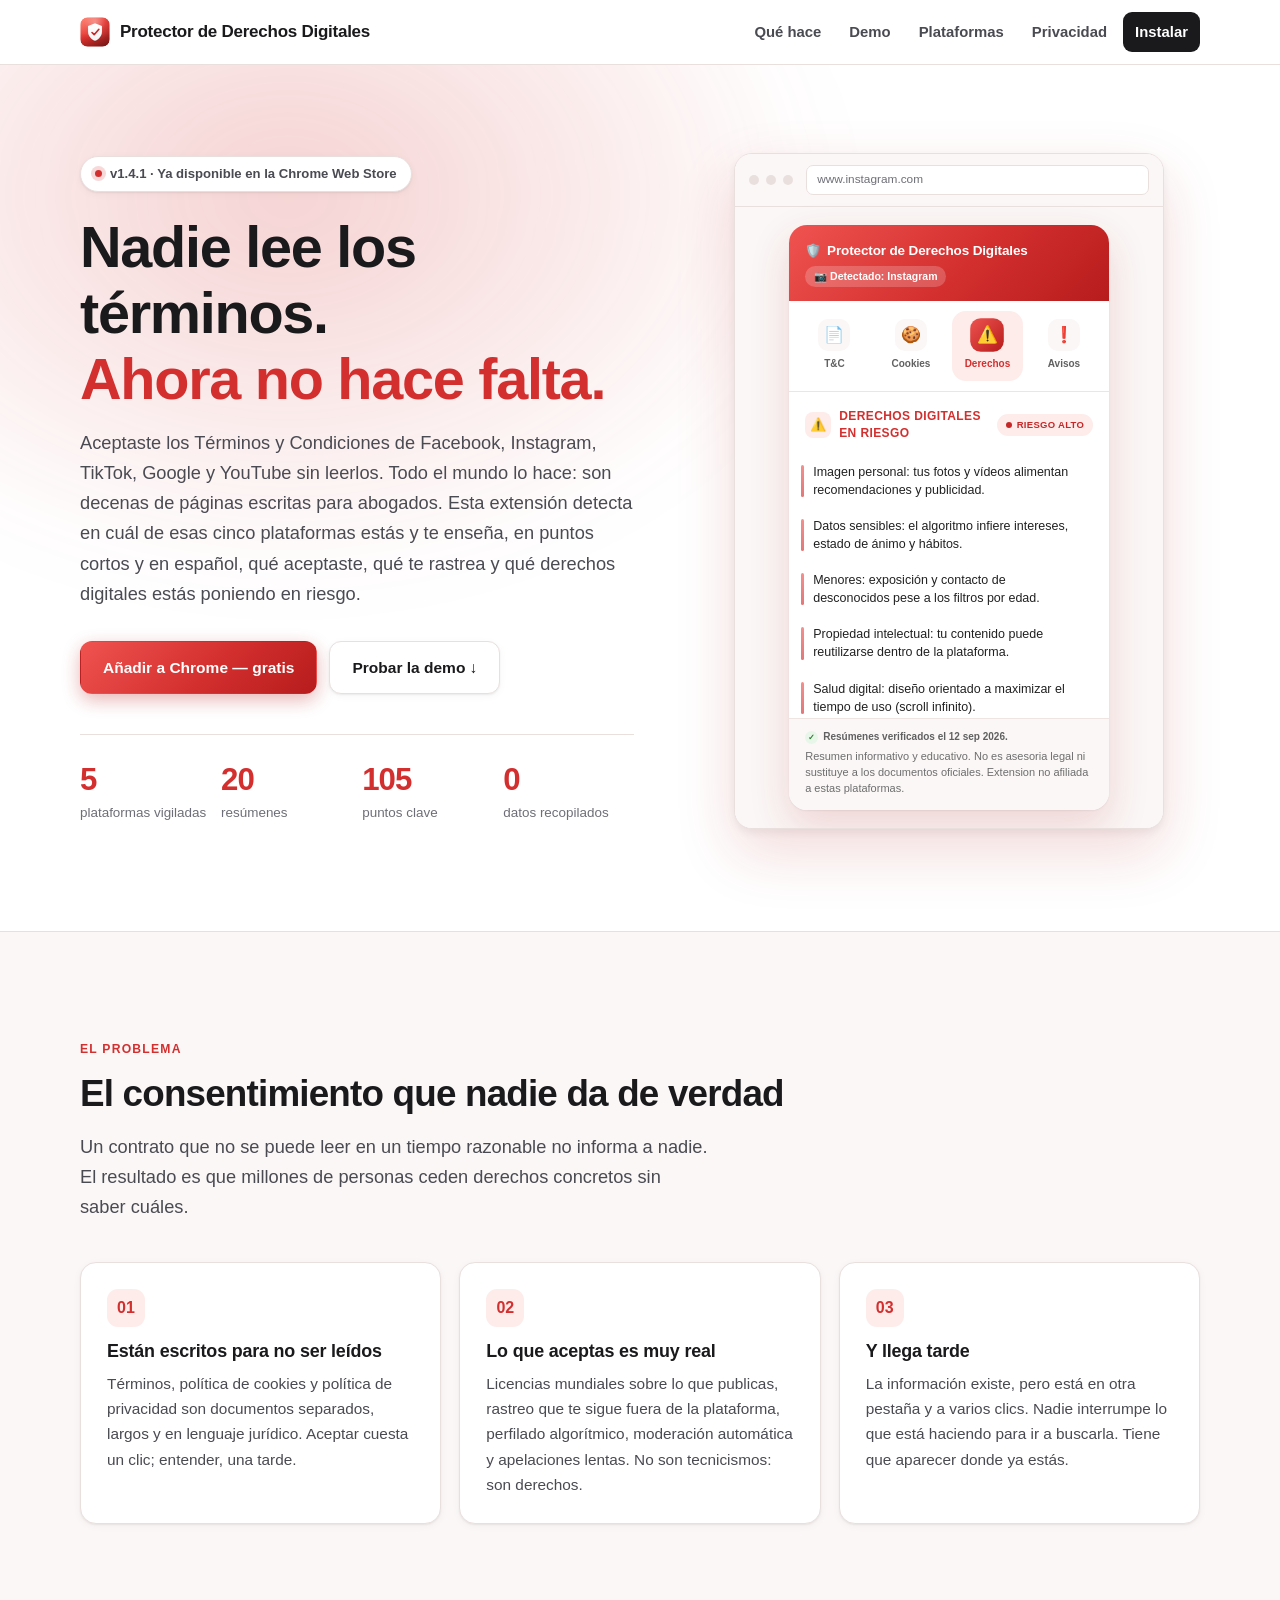
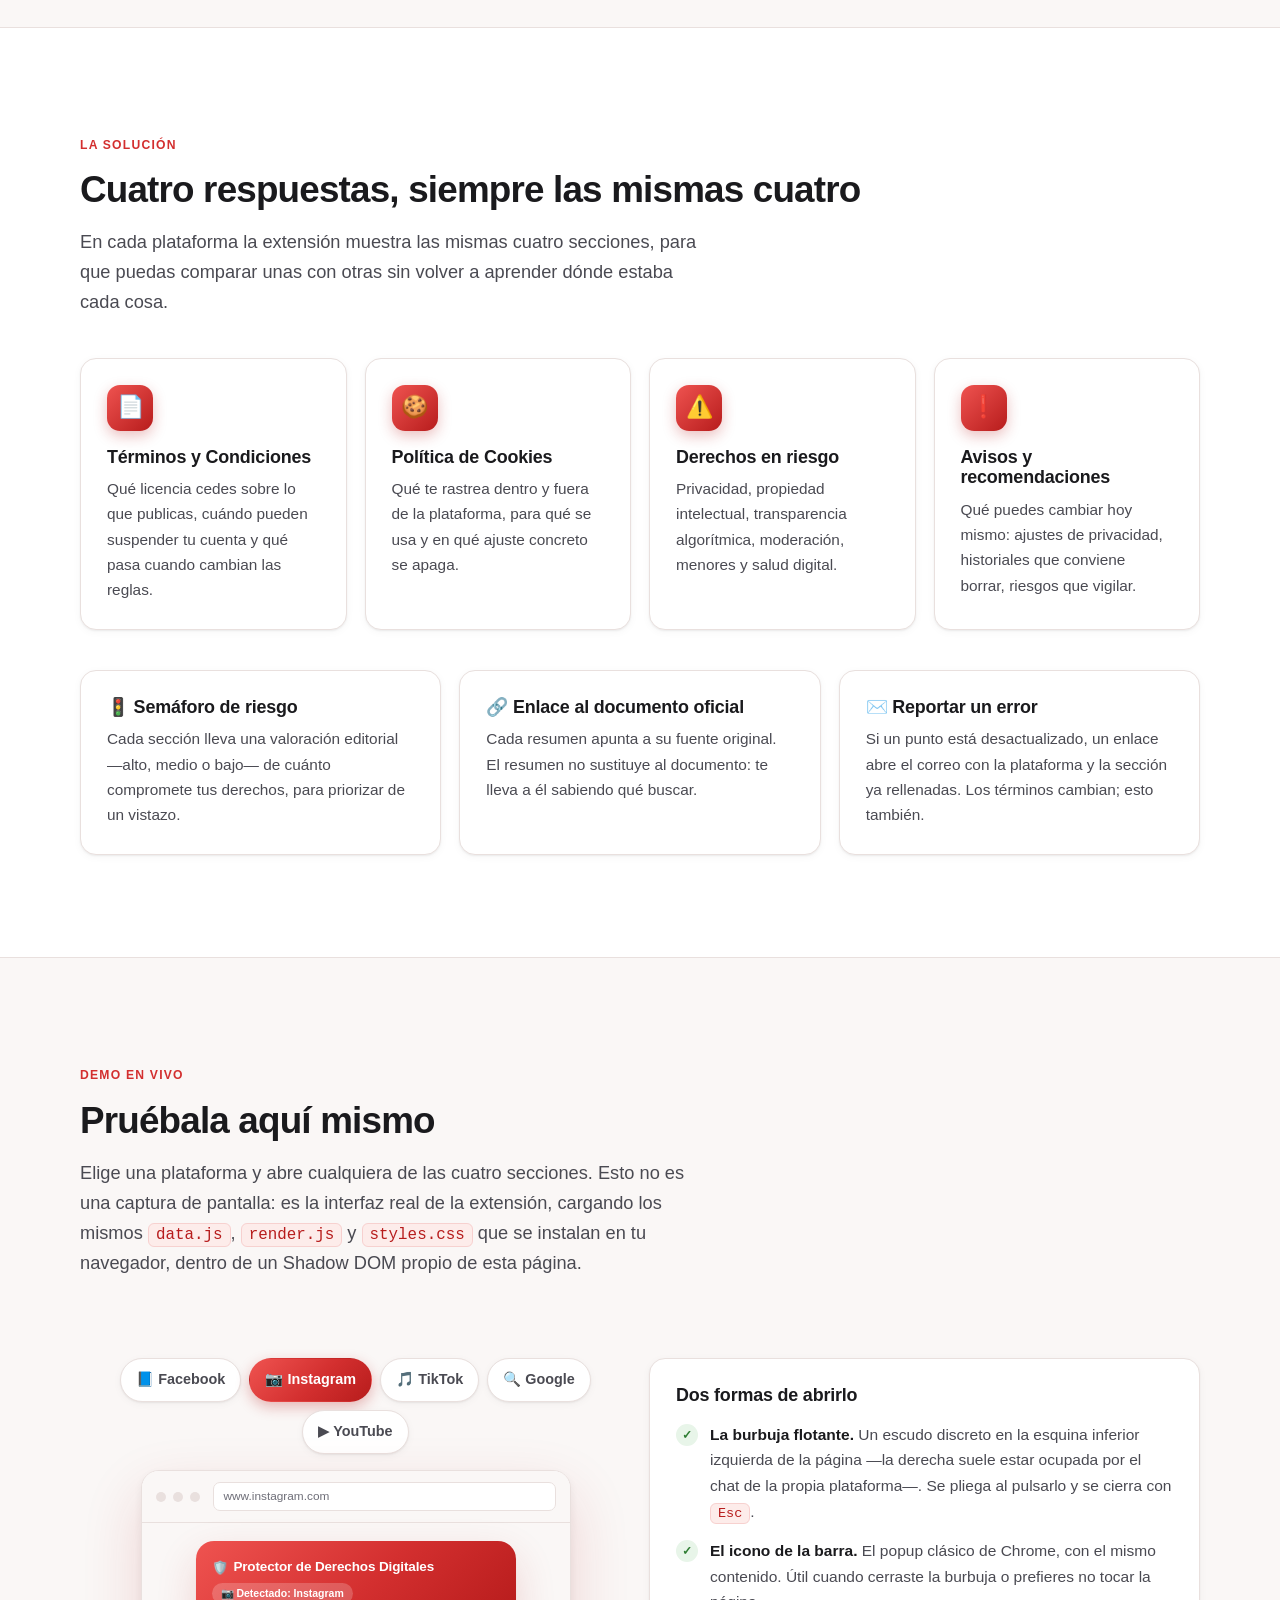
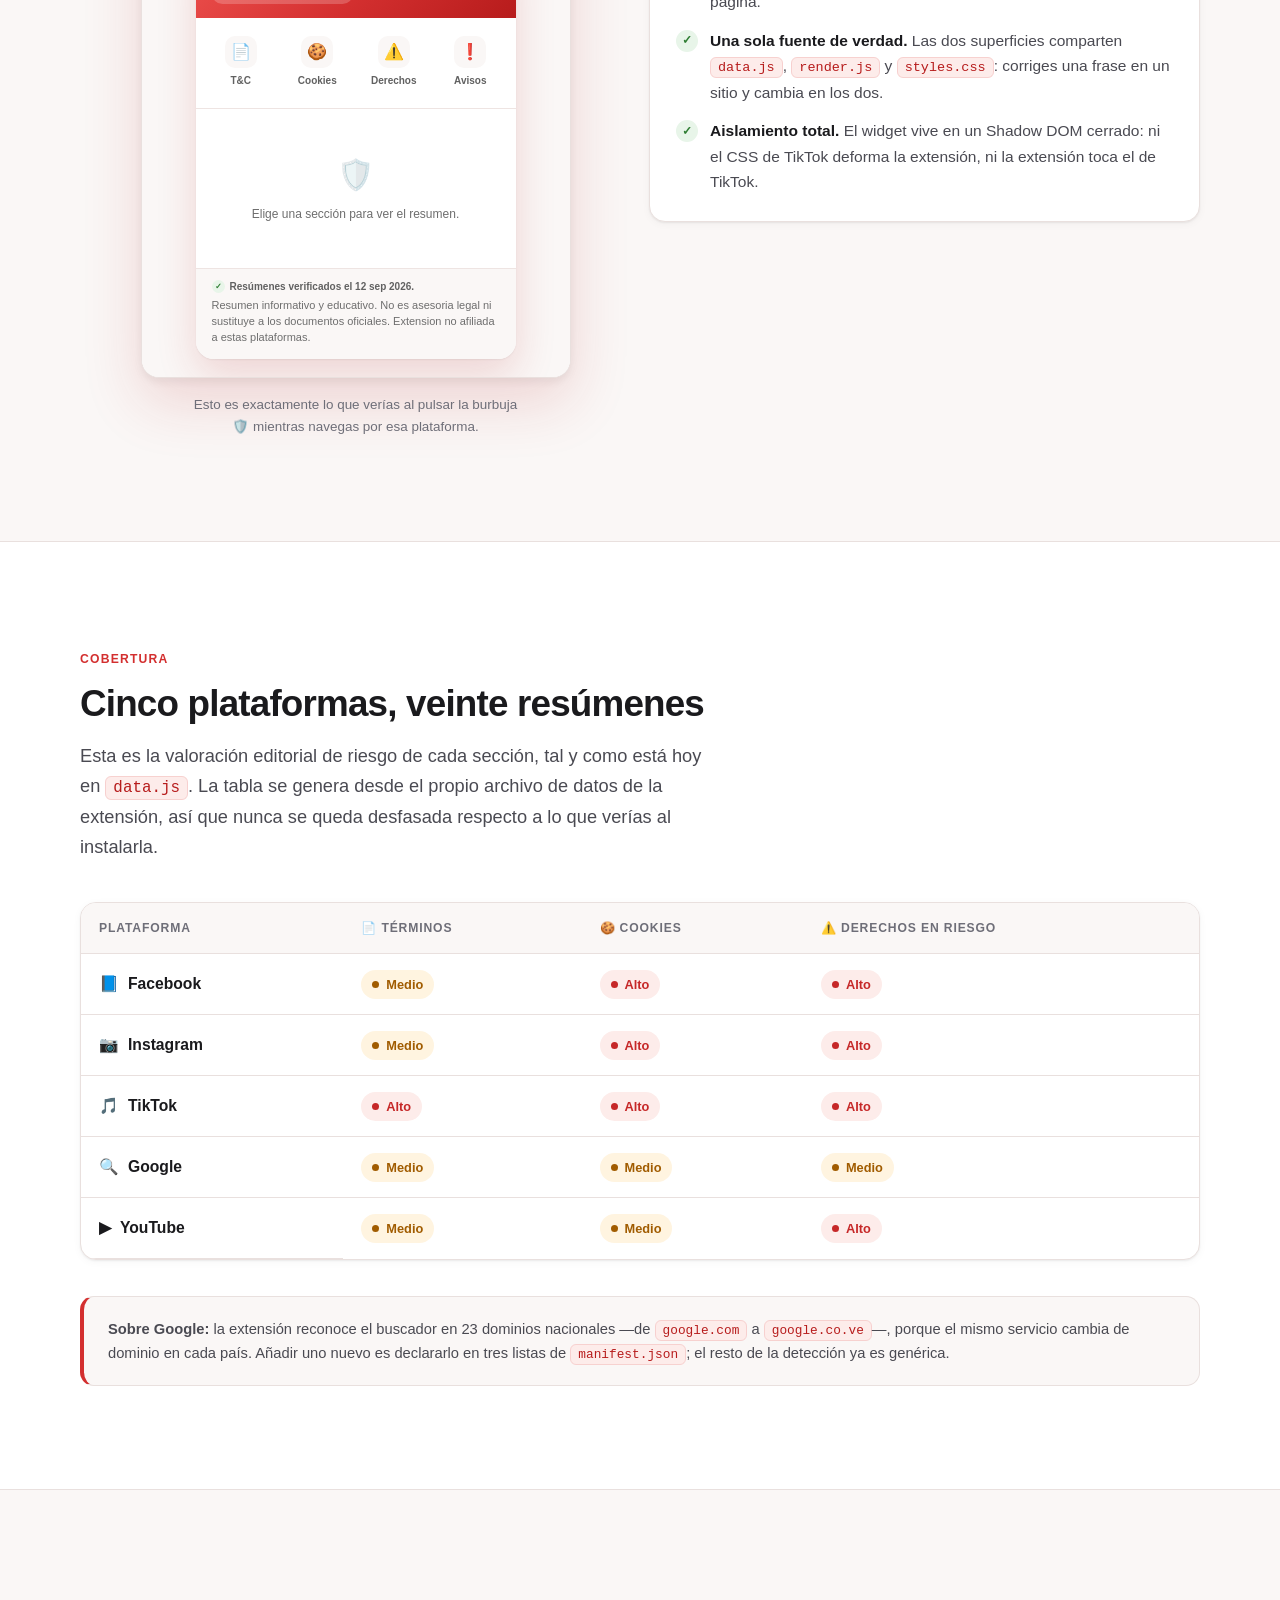
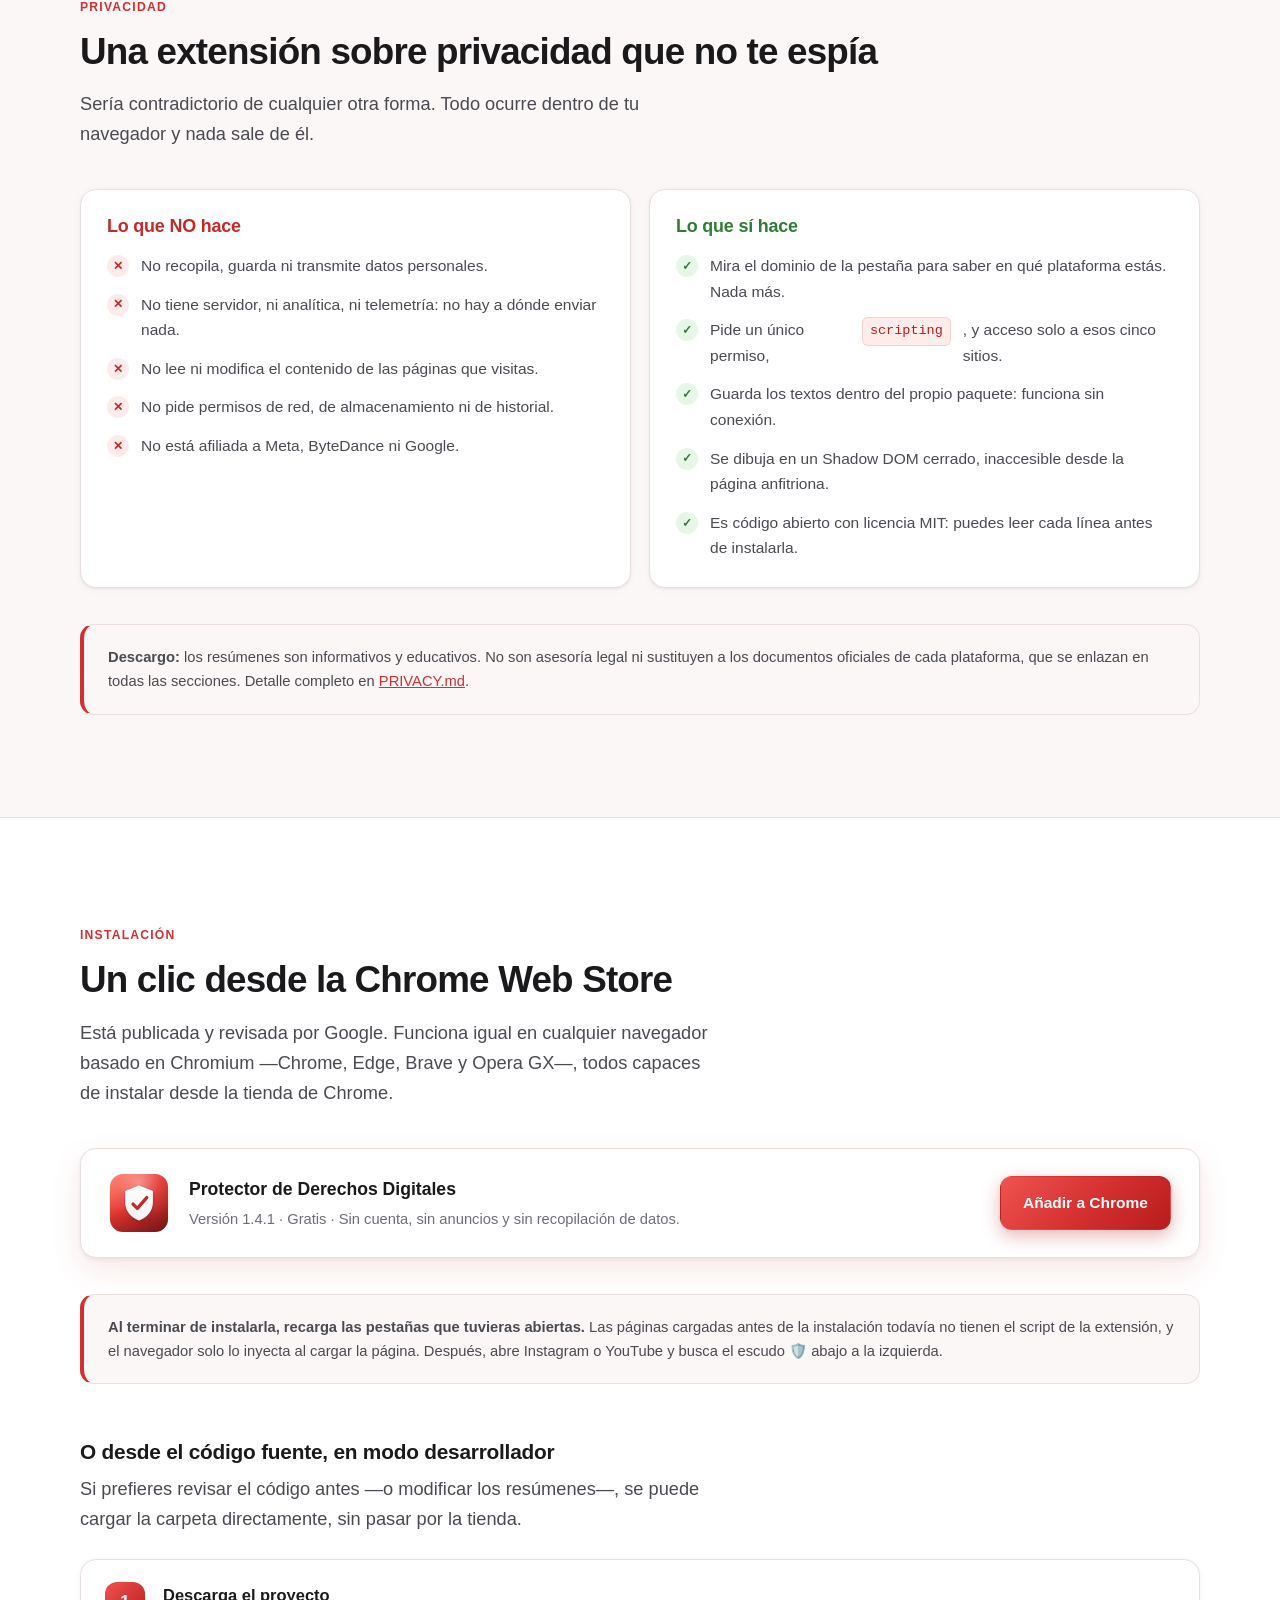
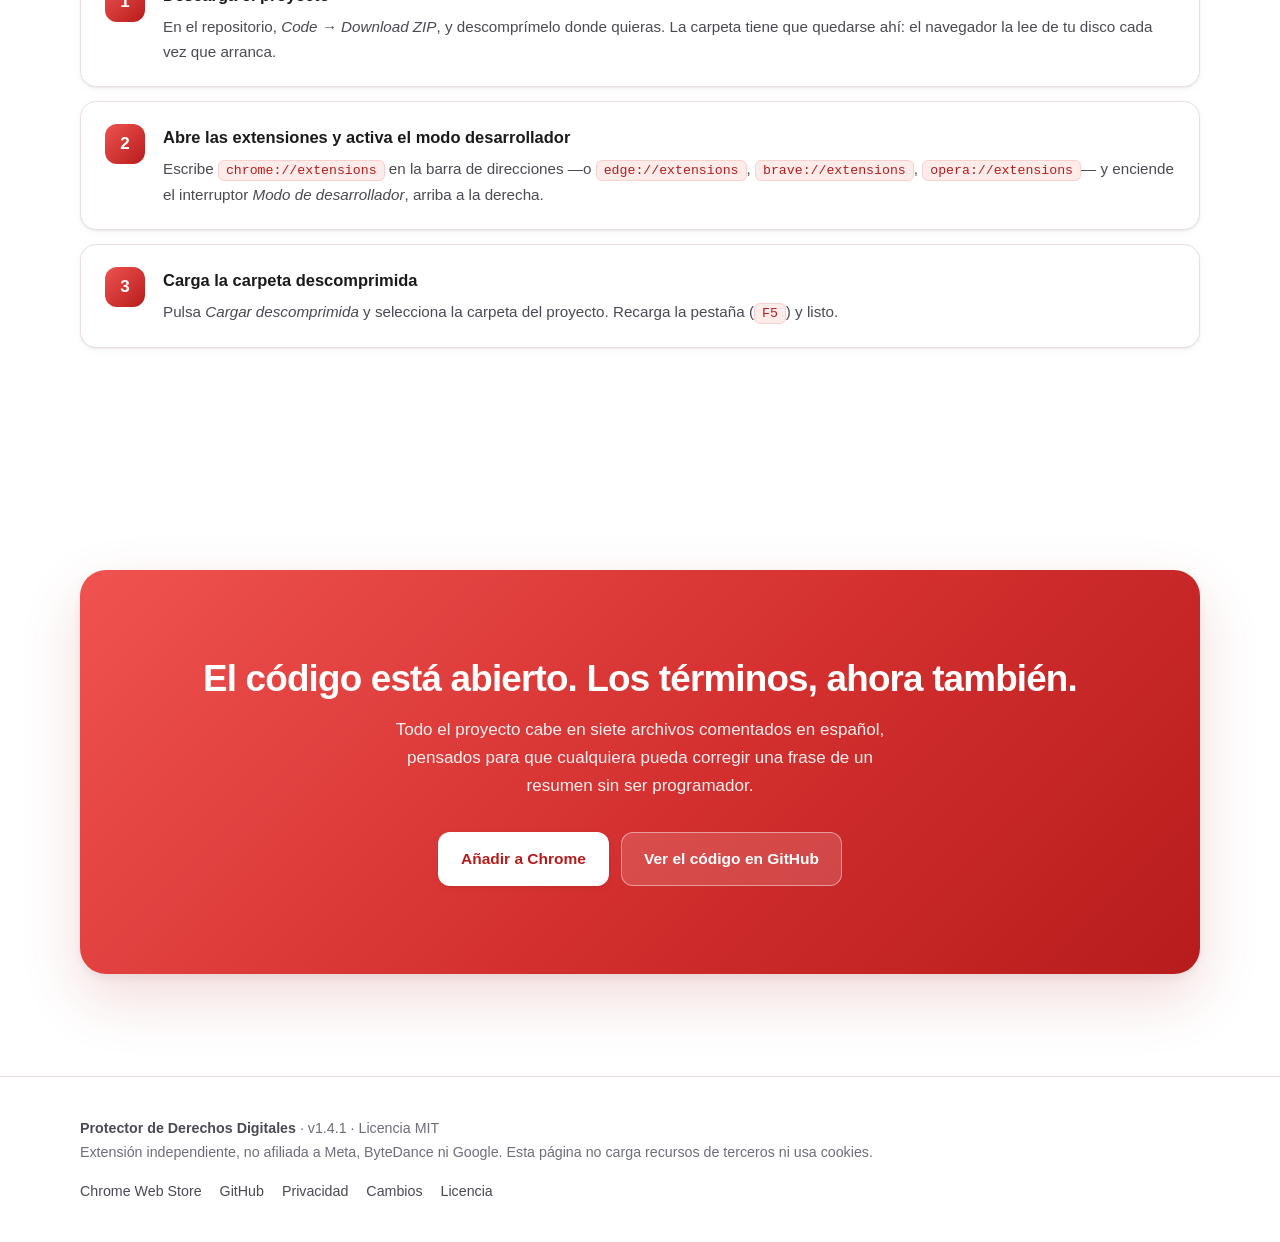
<file: index.html>
<!DOCTYPE html>
<!--
  ============================================================================
  PROTECTOR DE DERECHOS DIGITALES · index.html
  ----------------------------------------------------------------------------
  Página de presentación del proyecto, publicada con GitHub Pages desde la
  raíz del repositorio. Vive aquí arriba, y no en una carpeta /docs, por una
  razón concreta: así puede cargar los archivos REALES de la extensión
  (data.js, render.js, styles.css) y montar una demo que no es una captura
  de pantalla, sino la misma interfaz que se instala en el navegador.

  La demo repite la técnica de content.js: un Shadow DOM propio con
  styles.css dentro, para que los estilos de la extensión y los de esta
  página no se pisen. Los números y la matriz de riesgo se calculan al vuelo
  desde window.PDD_DATA, así que no hay que actualizarlos a mano cuando
  cambie el contenido de los resúmenes.

  No carga NADA de terceros: ni fuentes, ni analítica, ni CDNs. Una página
  sobre privacidad que te rastreara sería una broma de mal gusto.
  ============================================================================
-->
<html lang="es">
<head>
<meta charset="UTF-8">
<meta name="viewport" content="width=device-width, initial-scale=1">
<title>Protector de Derechos Digitales — la letra pequeña, en 30 segundos</title>
<meta name="description" content="Extensión de Chrome que detecta en qué plataforma estás y resume en puntos cortos sus términos, sus cookies y los derechos digitales que pones en riesgo. Facebook, Instagram, TikTok, Google y YouTube.">
<meta name="color-scheme" content="light dark">
<link rel="icon" href="logo/logo.svg" type="image/svg+xml">

<meta property="og:type" content="website">
<meta property="og:title" content="Protector de Derechos Digitales">
<meta property="og:description" content="La letra pequeña de Facebook, Instagram, TikTok, Google y YouTube, resumida en puntos cortos mientras navegas.">
<meta property="og:image" content="logo/logo-512.png">

<style>
/* ==========================================================================
   0. TOKENS — mismos rojos de marca que styles.css, más una escala neutra
      propia de esta página (la extensión vive en 360 px; esto, en 1200).
   ========================================================================== */
:root {
  --rojo-claro: #ef5350;
  --rojo: #d32f2f;
  --rojo-oscuro: #b71c1c;
  --rojo-suave: #fdecea;

  --fondo: #ffffff;
  --fondo-alt: #faf7f6;
  --fondo-card: #ffffff;
  --texto: #1a1a1d;
  --texto-medio: #4a4a52;
  --texto-suave: #6e6e78;
  --borde: #e9e0de;
  --sombra-sm: 0 1px 2px rgba(24, 12, 12, .06), 0 2px 8px rgba(24, 12, 12, .04);
  --sombra-md: 0 2px 4px rgba(24, 12, 12, .06), 0 12px 32px rgba(183, 28, 28, .10);
  --sombra-lg: 0 4px 8px rgba(24, 12, 12, .06), 0 24px 60px rgba(183, 28, 28, .16);

  --alto-bg: #fdecea;  --alto-fg: #c62828;
  --medio-bg: #fff4e0; --medio-fg: #a15c00;
  --bajo-bg: #e8f5e9;  --bajo-fg: #2e7d32;

  --radio: 16px;
  --ancho: 1120px;
}

@media (prefers-color-scheme: dark) {
  :root {
    --rojo-claro: #ff8a75;
    --rojo: #ff6f61;
    --rojo-oscuro: #ff5c4d;
    --rojo-suave: #3a2422;

    --fondo: #16181b;
    --fondo-alt: #1c1f23;
    --fondo-card: #1e2226;
    --texto: #edeef0;
    --texto-medio: #c3c8ce;
    --texto-suave: #9aa0a6;
    --borde: #2e3338;
    --sombra-sm: 0 1px 2px rgba(0, 0, 0, .4);
    --sombra-md: 0 2px 4px rgba(0, 0, 0, .4), 0 12px 32px rgba(0, 0, 0, .45);
    --sombra-lg: 0 4px 8px rgba(0, 0, 0, .4), 0 24px 60px rgba(0, 0, 0, .55);

    --alto-bg: #3a201f;  --alto-fg: #ff8a80;
    --medio-bg: #3a2f16; --medio-fg: #ffca80;
    --bajo-bg: #1f3d24;  --bajo-fg: #81c995;
  }
}

/* ==========================================================================
   1. BASE
   ========================================================================== */
*, *::before, *::after { box-sizing: border-box; }

html { scroll-behavior: smooth; scroll-padding-top: 80px; }
@media (prefers-reduced-motion: reduce) { html { scroll-behavior: auto; } }

body {
  margin: 0;
  background: var(--fondo);
  color: var(--texto);
  font-family: -apple-system, BlinkMacSystemFont, "Segoe UI", Roboto, Helvetica, Arial, sans-serif;
  font-size: 17px;
  line-height: 1.65;
  -webkit-font-smoothing: antialiased;
}

h1, h2, h3 { line-height: 1.15; letter-spacing: -0.022em; margin: 0; }
h1 { font-size: clamp(2.1rem, 5.2vw, 3.6rem); font-weight: 800; }
h2 { font-size: clamp(1.6rem, 3.4vw, 2.3rem); font-weight: 750; }
h3 { font-size: 1.12rem; font-weight: 700; letter-spacing: -0.01em; }
p  { margin: 0; }
a  { color: var(--rojo); }

.envoltura { width: min(100% - 40px, var(--ancho)); margin-inline: auto; }

section { padding: clamp(56px, 8vw, 104px) 0; }
.franja { background: var(--fondo-alt); border-block: 1px solid var(--borde); }

.rotulo {
  display: inline-block;
  font-size: .76rem;
  font-weight: 700;
  letter-spacing: .1em;
  text-transform: uppercase;
  color: var(--rojo);
  margin-bottom: 14px;
}

.entradilla {
  color: var(--texto-medio);
  font-size: clamp(1rem, 1.6vw, 1.14rem);
  max-width: 62ch;
  margin-top: 16px;
}

/* ==========================================================================
   2. BARRA SUPERIOR
   ========================================================================== */
.barra {
  position: sticky;
  top: 0;
  z-index: 50;
  background: color-mix(in srgb, var(--fondo) 86%, transparent);
  backdrop-filter: saturate(180%) blur(14px);
  border-bottom: 1px solid var(--borde);
}
.barra-interior {
  display: flex;
  align-items: center;
  gap: 14px;
  height: 64px;
}
.marca { display: flex; align-items: center; gap: 10px; text-decoration: none; color: inherit; font-weight: 700; letter-spacing: -.015em; }
.marca img { width: 30px; height: 30px; border-radius: 8px; }
.marca span { white-space: nowrap; }
.barra nav { margin-left: auto; display: flex; align-items: center; gap: 4px; }
.barra nav a {
  padding: 8px 12px;
  border-radius: 9px;
  text-decoration: none;
  color: var(--texto-medio);
  font-size: .93rem;
  font-weight: 550;
}
.barra nav a:hover { background: var(--rojo-suave); color: var(--rojo); }
.barra nav a.destacado {
  background: var(--texto);
  color: var(--fondo);
}
.barra nav a.destacado:hover { opacity: .85; background: var(--texto); color: var(--fondo); }
@media (max-width: 860px) { .barra nav a.oculta-movil { display: none; } .marca span { display: none; } }

/* ==========================================================================
   3. PORTADA
   ========================================================================== */
.portada {
  position: relative;
  overflow: hidden;
  padding-top: clamp(48px, 7vw, 88px);
}
/* Halo de marca detrás del titular, sin imágenes */
.portada::before {
  content: "";
  position: absolute;
  inset: -30% 35% 40% -20%;
  background: radial-gradient(closest-side, color-mix(in srgb, var(--rojo) 22%, transparent), transparent);
  filter: blur(40px);
  pointer-events: none;
}
.portada-rejilla {
  position: relative;
  display: grid;
  grid-template-columns: minmax(0, 1.05fr) minmax(0, .95fr);
  gap: clamp(32px, 5vw, 72px);
  align-items: center;
}
@media (max-width: 980px) { .portada-rejilla { grid-template-columns: minmax(0, 1fr); } }

.insignia {
  display: inline-flex;
  align-items: center;
  gap: 8px;
  padding: 6px 14px;
  border-radius: 999px;
  border: 1px solid var(--borde);
  background: var(--fondo-card);
  box-shadow: var(--sombra-sm);
  font-size: .82rem;
  font-weight: 600;
  color: var(--texto-medio);
}
.punto-vivo {
  width: 7px; height: 7px; border-radius: 50%;
  background: var(--rojo);
  box-shadow: 0 0 0 4px color-mix(in srgb, var(--rojo) 18%, transparent);
}

.portada h1 { margin-top: 22px; }
.portada h1 em { font-style: normal; color: var(--rojo); }

.acciones { display: flex; flex-wrap: wrap; gap: 12px; margin-top: 32px; }
.boton {
  display: inline-flex;
  align-items: center;
  gap: 8px;
  padding: 13px 22px;
  border-radius: 12px;
  text-decoration: none;
  font-weight: 650;
  font-size: .97rem;
  border: 1px solid transparent;
  transition: transform .15s ease, box-shadow .15s ease;
}
.boton:hover { transform: translateY(-1px); }
.boton-primario {
  background: linear-gradient(135deg, var(--rojo-claro), var(--rojo) 55%, var(--rojo-oscuro));
  color: #fff;
  box-shadow: 0 6px 18px rgba(183, 28, 28, .32);
}
.boton-secundario {
  background: var(--fondo-card);
  color: var(--texto);
  border-color: var(--borde);
  box-shadow: var(--sombra-sm);
}

/* Cifras de la portada */
.cifras {
  display: grid;
  grid-template-columns: repeat(4, minmax(0, 1fr));
  gap: 10px;
  margin-top: 40px;
  padding-top: 28px;
  border-top: 1px solid var(--borde);
}
@media (max-width: 560px) { .cifras { grid-template-columns: repeat(2, 1fr); gap: 20px 10px; } }
.cifra b {
  display: block;
  font-size: clamp(1.5rem, 3vw, 1.95rem);
  font-weight: 800;
  letter-spacing: -.03em;
  color: var(--rojo);
  line-height: 1.1;
}
.cifra span { font-size: .84rem; color: var(--texto-suave); }

/* ==========================================================================
   4. DEMO — el marco de navegador que envuelve la interfaz real
   ========================================================================== */
.escenario { display: flex; flex-direction: column; align-items: center; gap: 16px; }

.ventana {
  width: 100%;
  max-width: 430px;
  border-radius: 18px;
  border: 1px solid var(--borde);
  background: var(--fondo-card);
  box-shadow: var(--sombra-lg);
  overflow: hidden;
}
.ventana-barra {
  display: flex;
  align-items: center;
  gap: 7px;
  padding: 11px 14px;
  border-bottom: 1px solid var(--borde);
  background: var(--fondo-alt);
}
.semaforo { width: 10px; height: 10px; border-radius: 50%; background: var(--borde); }
.ventana-url {
  margin-left: 6px;
  flex: 1;
  min-width: 0;
  padding: 4px 10px;
  border-radius: 7px;
  background: var(--fondo);
  border: 1px solid var(--borde);
  font-size: .74rem;
  color: var(--texto-suave);
  white-space: nowrap;
  overflow: hidden;
  text-overflow: ellipsis;
}
.ventana-cuerpo { padding: 18px; display: flex; justify-content: center; background: var(--fondo-alt); }
@media (max-width: 420px) { .ventana-cuerpo { padding: 10px; } }

/* El host del Shadow DOM de la demo.
   styles.css declara ":host { position: fixed; left: 18px; bottom: 18px }"
   porque ahí dentro ese host es el widget flotante de la página real. Aquí
   no queremos que se despegue a la esquina de la pantalla, y las reglas del
   documento exterior ganan a las reglas :host del shadow tree, así que basta
   con volver a fijar el posicionamiento desde fuera. */
#portada-host, #demo-host {
  position: static;
  inset: auto;
  z-index: auto;
  display: block;
  width: 100%;
  max-width: 320px;   /* el ancho real del panel del widget */
}
.demo-cargando { padding: 40px 10px; text-align: center; color: var(--texto-suave); font-size: .9rem; }

/* Selector de plataforma de la demo */
.selector { display: flex; flex-wrap: wrap; justify-content: center; gap: 8px; }
.selector button {
  display: inline-flex;
  align-items: center;
  gap: 7px;
  padding: 9px 15px;
  border-radius: 999px;
  border: 1px solid var(--borde);
  background: var(--fondo-card);
  color: var(--texto-medio);
  font: inherit;
  font-size: .9rem;
  font-weight: 600;
  cursor: pointer;
  box-shadow: var(--sombra-sm);
  transition: transform .15s ease;
}
.selector button:hover { transform: translateY(-1px); color: var(--texto); }
.selector button[aria-pressed="true"] {
  background: linear-gradient(135deg, var(--rojo-claro), var(--rojo) 55%, var(--rojo-oscuro));
  border-color: transparent;
  color: #fff;
  box-shadow: 0 5px 14px rgba(183, 28, 28, .3);
}
.pie-demo { font-size: .84rem; color: var(--texto-suave); text-align: center; max-width: 46ch; }

/* ==========================================================================
   5. TARJETAS
   ========================================================================== */
.rejilla { display: grid; gap: 18px; margin-top: 40px; }
.rejilla-3 { grid-template-columns: repeat(auto-fit, minmax(270px, 1fr)); }
.rejilla-4 { grid-template-columns: repeat(auto-fit, minmax(235px, 1fr)); }
.rejilla-2 { grid-template-columns: repeat(auto-fit, minmax(320px, 1fr)); }

.tarjeta {
  padding: 26px;
  border-radius: var(--radio);
  border: 1px solid var(--borde);
  background: var(--fondo-card);
  box-shadow: var(--sombra-sm);
}
.tarjeta p { color: var(--texto-medio); font-size: .96rem; margin-top: 9px; }
.emblema {
  display: grid;
  place-items: center;
  width: 46px;
  height: 46px;
  border-radius: 13px;
  margin-bottom: 16px;
  font-size: 22px;
  background: linear-gradient(135deg, var(--rojo-claro), var(--rojo-oscuro));
  box-shadow: 0 5px 14px rgba(183, 28, 28, .28);
}
.numero {
  display: grid;
  place-items: center;
  width: 38px;
  height: 38px;
  border-radius: 11px;
  margin-bottom: 14px;
  font-weight: 800;
  font-size: 1rem;
  color: var(--rojo);
  background: var(--rojo-suave);
}

/* Lista de comprobación (privacidad) */
.chequeo { list-style: none; margin: 0; padding: 0; display: grid; gap: 13px; }
.chequeo li { display: flex; gap: 12px; align-items: flex-start; color: var(--texto-medio); font-size: .97rem; }
.chequeo li::before {
  content: "✓";
  flex: none;
  display: grid;
  place-items: center;
  width: 22px; height: 22px;
  margin-top: 2px;
  border-radius: 50%;
  background: var(--bajo-bg);
  color: var(--bajo-fg);
  font-size: .78rem;
  font-weight: 800;
}
.chequeo.cruces li::before { content: "✕"; background: var(--alto-bg); color: var(--alto-fg); }
.chequeo li b { color: var(--texto); font-weight: 650; }

/* ==========================================================================
   6. MATRIZ DE RIESGO
   ========================================================================== */
.tabla-marco {
  margin-top: 40px;
  border: 1px solid var(--borde);
  border-radius: var(--radio);
  background: var(--fondo-card);
  box-shadow: var(--sombra-sm);
  overflow-x: auto;
}
table { width: 100%; border-collapse: collapse; min-width: 560px; }
th, td { padding: 15px 18px; text-align: left; border-bottom: 1px solid var(--borde); }
tbody tr:last-child td { border-bottom: 0; }
thead th {
  font-size: .76rem;
  text-transform: uppercase;
  letter-spacing: .07em;
  color: var(--texto-suave);
  font-weight: 700;
  background: var(--fondo-alt);
}
tbody th { font-weight: 650; font-size: .98rem; white-space: nowrap; }
tbody th .emoji { margin-right: 9px; }
tbody tr:hover td, tbody tr:hover th { background: color-mix(in srgb, var(--rojo) 4%, transparent); }

.pastilla {
  display: inline-flex;
  align-items: center;
  gap: 7px;
  padding: 4px 11px;
  border-radius: 999px;
  font-size: .8rem;
  font-weight: 650;
}
.pastilla::before { content: ""; width: 7px; height: 7px; border-radius: 50%; background: currentColor; }
.pastilla.alto  { background: var(--alto-bg);  color: var(--alto-fg); }
.pastilla.medio { background: var(--medio-bg); color: var(--medio-fg); }
.pastilla.bajo  { background: var(--bajo-bg);  color: var(--bajo-fg); }

/* ==========================================================================
   7. INSTALACIÓN
   ========================================================================== */
.pasos { counter-reset: paso; display: grid; gap: 14px; margin-top: 40px; list-style: none; padding: 0; }
.pasos li {
  counter-increment: paso;
  display: grid;
  grid-template-columns: 40px 1fr;
  gap: 18px;
  align-items: start;
  padding: 22px 24px;
  border-radius: var(--radio);
  border: 1px solid var(--borde);
  background: var(--fondo-card);
  box-shadow: var(--sombra-sm);
}
.pasos li::before {
  content: counter(paso);
  display: grid;
  place-items: center;
  width: 40px; height: 40px;
  border-radius: 12px;
  background: linear-gradient(135deg, var(--rojo-claro), var(--rojo-oscuro));
  color: #fff;
  font-weight: 800;
}
.pasos strong { display: block; font-size: 1.03rem; }
.pasos p { color: var(--texto-medio); font-size: .95rem; margin-top: 5px; }
code {
  font-family: ui-monospace, SFMono-Regular, "SF Mono", Menlo, Consolas, monospace;
  font-size: .87em;
  padding: 2px 7px;
  border-radius: 6px;
  background: var(--rojo-suave);
  color: var(--rojo-oscuro);
  border: 1px solid color-mix(in srgb, var(--rojo) 14%, transparent);
}
@media (prefers-color-scheme: dark) { code { color: var(--rojo-claro); } }

/* Ficha de la Chrome Web Store */
.tienda {
  display: flex;
  flex-wrap: wrap;
  align-items: center;
  gap: 20px;
  margin-top: 40px;
  padding: 24px 28px;
  border-radius: var(--radio);
  border: 1px solid var(--borde);
  background: var(--fondo-card);
  box-shadow: var(--sombra-md);
}
.tienda-icono img { width: 60px; height: 60px; border-radius: 15px; display: block; }
.tienda-txt { flex: 1 1 260px; min-width: 0; }
.tienda-txt strong { font-size: 1.1rem; }
.tienda-txt p { color: var(--texto-suave); font-size: .92rem; margin-top: 3px; }

/* ==========================================================================
   8. CIERRE Y PIE
   ========================================================================== */
.cierre {
  text-align: center;
  padding: clamp(52px, 7vw, 88px) clamp(24px, 5vw, 64px);
  border-radius: 26px;
  background: linear-gradient(135deg, var(--rojo-claro), var(--rojo) 55%, var(--rojo-oscuro));
  color: #fff;
  box-shadow: var(--sombra-lg);
}
.cierre h2 { color: #fff; }
.cierre p { color: rgba(255, 255, 255, .92); margin: 16px auto 0; max-width: 56ch; }
.cierre .acciones { justify-content: center; }
.cierre .boton-secundario { background: #fff; color: var(--rojo-oscuro); border-color: transparent; }
.cierre .boton-fantasma { background: rgba(255, 255, 255, .14); color: #fff; border-color: rgba(255, 255, 255, .45); }

.aviso {
  margin-top: 36px;
  padding: 20px 24px;
  border-radius: 14px;
  border: 1px solid var(--borde);
  border-left: 4px solid var(--rojo);
  background: var(--fondo-alt);
  color: var(--texto-medio);
  font-size: .92rem;
}

footer { border-top: 1px solid var(--borde); padding: 40px 0; color: var(--texto-suave); font-size: .89rem; }
.pie-rejilla { display: flex; flex-wrap: wrap; gap: 16px 28px; align-items: center; justify-content: space-between; }
footer a { color: var(--texto-medio); text-decoration: none; }
footer a:hover { color: var(--rojo); text-decoration: underline; }
.pie-enlaces { display: flex; flex-wrap: wrap; gap: 18px; }
</style>
</head>

<body>

<!-- ======================== BARRA SUPERIOR ======================== -->
<header class="barra">
  <div class="envoltura barra-interior">
    <a class="marca" href="#">
      <img src="logo/logo.svg" alt="">
      <span>Protector de Derechos Digitales</span>
    </a>
    <nav>
      <a class="oculta-movil" href="#que-hace">Qué hace</a>
      <a href="#demo">Demo</a>
      <a class="oculta-movil" href="#plataformas">Plataformas</a>
      <a class="oculta-movil" href="#privacidad">Privacidad</a>
      <a class="destacado" href="#instalar">Instalar</a>
    </nav>
  </div>
</header>

<!-- ============================ PORTADA ============================ -->
<section class="portada">
  <div class="envoltura portada-rejilla">

    <div>
      <span class="insignia"><i class="punto-vivo"></i> v1.4.1 · Ya disponible en la Chrome Web Store</span>
      <h1>Nadie lee los términos.<br><em>Ahora no hace falta.</em></h1>
      <p class="entradilla">
        Aceptaste los Términos y Condiciones de Facebook, Instagram, TikTok, Google y
        YouTube sin leerlos. Todo el mundo lo hace: son decenas de páginas escritas
        para abogados. Esta extensión detecta en cuál de esas cinco plataformas estás
        y te enseña, en puntos cortos y en español, qué aceptaste, qué te rastrea y
        qué derechos digitales estás poniendo en riesgo.
      </p>

      <div class="acciones">
        <a class="boton boton-primario" href="https://chromewebstore.google.com/detail/protector-de-derechos-dig/bginhjipdmnpcnknlemcebjlnnianhpe" rel="noopener">Añadir a Chrome — gratis</a>
        <a class="boton boton-secundario" href="#demo">Probar la demo ↓</a>
      </div>

      <div class="cifras">
        <div class="cifra"><b id="cifra-plataformas">5</b><span>plataformas vigiladas</span></div>
        <div class="cifra"><b id="cifra-resumenes">20</b><span>resúmenes</span></div>
        <div class="cifra"><b id="cifra-puntos">105</b><span>puntos clave</span></div>
        <div class="cifra"><b>0</b><span>datos recopilados</span></div>
      </div>
    </div>

    <!-- La interfaz real de la extensión, montada en su propio Shadow DOM -->
    <div class="escenario">
      <div class="ventana">
        <div class="ventana-barra">
          <i class="semaforo"></i><i class="semaforo"></i><i class="semaforo"></i>
          <div class="ventana-url">www.instagram.com</div>
        </div>
        <div class="ventana-cuerpo">
          <div id="portada-host"><p class="demo-cargando">Cargando la interfaz…</p></div>
        </div>
      </div>
    </div>

  </div>
</section>

<!-- =========================== EL PROBLEMA =========================== -->
<section class="franja" id="problema">
  <div class="envoltura">
    <span class="rotulo">El problema</span>
    <h2>El consentimiento que nadie da de verdad</h2>
    <p class="entradilla">
      Un contrato que no se puede leer en un tiempo razonable no informa a nadie.
      El resultado es que millones de personas ceden derechos concretos sin saber
      cuáles.
    </p>

    <div class="rejilla rejilla-3">
      <article class="tarjeta">
        <div class="numero">01</div>
        <h3>Están escritos para no ser leídos</h3>
        <p>
          Términos, política de cookies y política de privacidad son documentos
          separados, largos y en lenguaje jurídico. Aceptar cuesta un clic;
          entender, una tarde.
        </p>
      </article>
      <article class="tarjeta">
        <div class="numero">02</div>
        <h3>Lo que aceptas es muy real</h3>
        <p>
          Licencias mundiales sobre lo que publicas, rastreo que te sigue fuera de
          la plataforma, perfilado algorítmico, moderación automática y apelaciones
          lentas. No son tecnicismos: son derechos.
        </p>
      </article>
      <article class="tarjeta">
        <div class="numero">03</div>
        <h3>Y llega tarde</h3>
        <p>
          La información existe, pero está en otra pestaña y a varios clics. Nadie
          interrumpe lo que está haciendo para ir a buscarla. Tiene que aparecer
          donde ya estás.
        </p>
      </article>
    </div>
  </div>
</section>

<!-- ============================ QUÉ HACE ============================ -->
<section id="que-hace">
  <div class="envoltura">
    <span class="rotulo">La solución</span>
    <h2>Cuatro respuestas, siempre las mismas cuatro</h2>
    <p class="entradilla">
      En cada plataforma la extensión muestra las mismas cuatro secciones, para que
      puedas comparar unas con otras sin volver a aprender dónde estaba cada cosa.
    </p>

    <div class="rejilla rejilla-4">
      <article class="tarjeta">
        <div class="emblema">📄</div>
        <h3>Términos y Condiciones</h3>
        <p>Qué licencia cedes sobre lo que publicas, cuándo pueden suspender tu cuenta y qué pasa cuando cambian las reglas.</p>
      </article>
      <article class="tarjeta">
        <div class="emblema">🍪</div>
        <h3>Política de Cookies</h3>
        <p>Qué te rastrea dentro y fuera de la plataforma, para qué se usa y en qué ajuste concreto se apaga.</p>
      </article>
      <article class="tarjeta">
        <div class="emblema">⚠️</div>
        <h3>Derechos en riesgo</h3>
        <p>Privacidad, propiedad intelectual, transparencia algorítmica, moderación, menores y salud digital.</p>
      </article>
      <article class="tarjeta">
        <div class="emblema">❗</div>
        <h3>Avisos y recomendaciones</h3>
        <p>Qué puedes cambiar hoy mismo: ajustes de privacidad, historiales que conviene borrar, riesgos que vigilar.</p>
      </article>
    </div>

    <div class="rejilla rejilla-3">
      <article class="tarjeta">
        <h3>🚦 Semáforo de riesgo</h3>
        <p>Cada sección lleva una valoración editorial —alto, medio o bajo— de cuánto compromete tus derechos, para priorizar de un vistazo.</p>
      </article>
      <article class="tarjeta">
        <h3>🔗 Enlace al documento oficial</h3>
        <p>Cada resumen apunta a su fuente original. El resumen no sustituye al documento: te lleva a él sabiendo qué buscar.</p>
      </article>
      <article class="tarjeta">
        <h3>✉️ Reportar un error</h3>
        <p>Si un punto está desactualizado, un enlace abre el correo con la plataforma y la sección ya rellenadas. Los términos cambian; esto también.</p>
      </article>
    </div>
  </div>
</section>

<!-- ============================== DEMO ============================== -->
<section class="franja" id="demo">
  <div class="envoltura">
    <span class="rotulo">Demo en vivo</span>
    <h2>Pruébala aquí mismo</h2>
    <p class="entradilla">
      Elige una plataforma y abre cualquiera de las cuatro secciones. Esto no es una
      captura de pantalla: es la interfaz real de la extensión, cargando los mismos
      <code>data.js</code>, <code>render.js</code> y <code>styles.css</code> que se
      instalan en tu navegador, dentro de un Shadow DOM propio de esta página.
    </p>

    <div class="rejilla rejilla-2" style="align-items:start">
      <div class="escenario" style="margin-top:40px">
        <div class="selector" id="demo-selector" role="group" aria-label="Elegir plataforma"></div>
        <div class="ventana">
          <div class="ventana-barra">
            <i class="semaforo"></i><i class="semaforo"></i><i class="semaforo"></i>
            <div class="ventana-url" id="demo-url">www.instagram.com</div>
          </div>
          <div class="ventana-cuerpo">
            <div id="demo-host"><p class="demo-cargando">Cargando la interfaz…</p></div>
          </div>
        </div>
        <p class="pie-demo">
          Esto es exactamente lo que verías al pulsar la burbuja 🛡️ mientras navegas
          por esa plataforma.
        </p>
      </div>

      <div class="tarjeta" style="margin-top:40px">
        <h3>Dos formas de abrirlo</h3>
        <ul class="chequeo" style="margin-top:16px">
          <li><span><b>La burbuja flotante.</b> Un escudo discreto en la esquina inferior izquierda de la página —la derecha suele estar ocupada por el chat de la propia plataforma—. Se pliega al pulsarlo y se cierra con <code>Esc</code>.</span></li>
          <li><span><b>El icono de la barra.</b> El popup clásico de Chrome, con el mismo contenido. Útil cuando cerraste la burbuja o prefieres no tocar la página.</span></li>
          <li><span><b>Una sola fuente de verdad.</b> Las dos superficies comparten <code>data.js</code>, <code>render.js</code> y <code>styles.css</code>: corriges una frase en un sitio y cambia en los dos.</span></li>
          <li><span><b>Aislamiento total.</b> El widget vive en un Shadow DOM cerrado: ni el CSS de TikTok deforma la extensión, ni la extensión toca el de TikTok.</span></li>
        </ul>
      </div>
    </div>
  </div>
</section>

<!-- ========================== PLATAFORMAS ========================== -->
<section id="plataformas">
  <div class="envoltura">
    <span class="rotulo">Cobertura</span>
    <h2>Cinco plataformas, veinte resúmenes</h2>
    <p class="entradilla">
      Esta es la valoración editorial de riesgo de cada sección, tal y como está hoy
      en <code>data.js</code>. La tabla se genera desde el propio archivo de datos de
      la extensión, así que nunca se queda desfasada respecto a lo que verías al
      instalarla.
    </p>

    <div class="tabla-marco">
      <table id="matriz">
        <thead>
          <tr>
            <th scope="col">Plataforma</th>
            <th scope="col">📄 Términos</th>
            <th scope="col">🍪 Cookies</th>
            <th scope="col">⚠️ Derechos en riesgo</th>
          </tr>
        </thead>
        <tbody id="matriz-cuerpo">
          <tr><td colspan="4" style="color:var(--texto-suave)">Cargando la matriz de riesgo…</td></tr>
        </tbody>
      </table>
    </div>

    <div class="aviso">
      <strong>Sobre Google:</strong> la extensión reconoce el buscador en 23 dominios
      nacionales —de <code>google.com</code> a <code>google.co.ve</code>—, porque el
      mismo servicio cambia de dominio en cada país. Añadir uno nuevo es declararlo en
      tres listas de <code>manifest.json</code>; el resto de la detección ya es genérica.
    </div>
  </div>
</section>

<!-- =========================== PRIVACIDAD =========================== -->
<section class="franja" id="privacidad">
  <div class="envoltura">
    <span class="rotulo">Privacidad</span>
    <h2>Una extensión sobre privacidad que no te espía</h2>
    <p class="entradilla">
      Sería contradictorio de cualquier otra forma. Todo ocurre dentro de tu
      navegador y nada sale de él.
    </p>

    <div class="rejilla rejilla-2">
      <article class="tarjeta">
        <h3 style="color:var(--alto-fg)">Lo que NO hace</h3>
        <ul class="chequeo cruces" style="margin-top:16px">
          <li>No recopila, guarda ni transmite datos personales.</li>
          <li>No tiene servidor, ni analítica, ni telemetría: no hay a dónde enviar nada.</li>
          <li>No lee ni modifica el contenido de las páginas que visitas.</li>
          <li>No pide permisos de red, de almacenamiento ni de historial.</li>
          <li>No está afiliada a Meta, ByteDance ni Google.</li>
        </ul>
      </article>

      <article class="tarjeta">
        <h3 style="color:var(--bajo-fg)">Lo que sí hace</h3>
        <ul class="chequeo" style="margin-top:16px">
          <li>Mira el dominio de la pestaña para saber en qué plataforma estás. Nada más.</li>
          <li>Pide un único permiso, <code>scripting</code>, y acceso solo a esos cinco sitios.</li>
          <li>Guarda los textos dentro del propio paquete: funciona sin conexión.</li>
          <li>Se dibuja en un Shadow DOM cerrado, inaccesible desde la página anfitriona.</li>
          <li>Es código abierto con licencia MIT: puedes leer cada línea antes de instalarla.</li>
        </ul>
      </article>
    </div>

    <div class="aviso">
      <strong>Descargo:</strong> los resúmenes son informativos y educativos. No son
      asesoría legal ni sustituyen a los documentos oficiales de cada plataforma, que
      se enlazan en todas las secciones. Detalle completo en
      <a href="PRIVACY.md">PRIVACY.md</a>.
    </div>
  </div>
</section>

<!-- =========================== INSTALACIÓN =========================== -->
<section id="instalar">
  <div class="envoltura">
    <span class="rotulo">Instalación</span>
    <h2>Un clic desde la Chrome Web Store</h2>
    <p class="entradilla">
      Está publicada y revisada por Google. Funciona igual en cualquier navegador
      basado en Chromium —Chrome, Edge, Brave y Opera GX—, todos capaces de instalar
      desde la tienda de Chrome.
    </p>

    <div class="tienda">
      <div class="tienda-icono"><img src="logo/logo.svg" alt=""></div>
      <div class="tienda-txt">
        <strong>Protector de Derechos Digitales</strong>
        <p>Versión 1.4.1 · Gratis · Sin cuenta, sin anuncios y sin recopilación de datos.</p>
      </div>
      <a class="boton boton-primario" href="https://chromewebstore.google.com/detail/protector-de-derechos-dig/bginhjipdmnpcnknlemcebjlnnianhpe" rel="noopener">Añadir a Chrome</a>
    </div>

    <div class="aviso">
      <strong>Al terminar de instalarla, recarga las pestañas que tuvieras abiertas.</strong>
      Las páginas cargadas antes de la instalación todavía no tienen el script de la
      extensión, y el navegador solo lo inyecta al cargar la página. Después, abre
      Instagram o YouTube y busca el escudo 🛡️ abajo a la izquierda.
    </div>

    <h3 style="margin-top:56px; font-size:1.3rem">O desde el código fuente, en modo desarrollador</h3>
    <p class="entradilla" style="margin-top:10px">
      Si prefieres revisar el código antes —o modificar los resúmenes—, se puede
      cargar la carpeta directamente, sin pasar por la tienda.
    </p>

    <ol class="pasos" style="margin-top:24px">
      <li>
        <div>
          <strong>Descarga el proyecto</strong>
          <p>En el repositorio, <em>Code → Download ZIP</em>, y descomprímelo donde quieras. La carpeta tiene que quedarse ahí: el navegador la lee de tu disco cada vez que arranca.</p>
        </div>
      </li>
      <li>
        <div>
          <strong>Abre las extensiones y activa el modo desarrollador</strong>
          <p>Escribe <code>chrome://extensions</code> en la barra de direcciones —o <code>edge://extensions</code>, <code>brave://extensions</code>, <code>opera://extensions</code>— y enciende el interruptor <em>Modo de desarrollador</em>, arriba a la derecha.</p>
        </div>
      </li>
      <li>
        <div>
          <strong>Carga la carpeta descomprimida</strong>
          <p>Pulsa <em>Cargar descomprimida</em> y selecciona la carpeta del proyecto. Recarga la pestaña (<code>F5</code>) y listo.</p>
        </div>
      </li>
    </ol>
  </div>
</section>

<!-- ============================= CIERRE ============================= -->
<section>
  <div class="envoltura">
    <div class="cierre">
      <h2>El código está abierto. Los términos, ahora también.</h2>
      <p>
        Todo el proyecto cabe en siete archivos comentados en español, pensados para
        que cualquiera pueda corregir una frase de un resumen sin ser programador.
      </p>
      <div class="acciones">
        <a class="boton boton-secundario" href="https://chromewebstore.google.com/detail/protector-de-derechos-dig/bginhjipdmnpcnknlemcebjlnnianhpe" rel="noopener">Añadir a Chrome</a>
        <a class="boton boton-fantasma" href="https://github.com/1000Dolars/NetSentry">Ver el código en GitHub</a>
      </div>
    </div>
  </div>
</section>

<!-- =============================== PIE =============================== -->
<footer>
  <div class="envoltura pie-rejilla">
    <div>
      <strong style="color:var(--texto-medio)">Protector de Derechos Digitales</strong> ·
      v1.4.1 · Licencia MIT<br>
      Extensión independiente, no afiliada a Meta, ByteDance ni Google.
      Esta página no carga recursos de terceros ni usa cookies.
    </div>
    <div class="pie-enlaces">
      <a href="https://chromewebstore.google.com/detail/protector-de-derechos-dig/bginhjipdmnpcnknlemcebjlnnianhpe" rel="noopener">Chrome Web Store</a>
      <a href="https://github.com/1000Dolars/NetSentry">GitHub</a>
      <a href="PRIVACY.md">Privacidad</a>
      <a href="CHANGELOG.md">Cambios</a>
      <a href="LICENSE">Licencia</a>
    </div>
  </div>
</footer>

<!-- Los archivos REALES de la extensión: registran window.PDD_DATA y window.PDDRender -->
<script src="data.js"></script>
<script src="render.js"></script>

<script>
/* ==========================================================================
   DEMO Y CONTENIDO GENERADO
   --------------------------------------------------------------------------
   Nada de esto duplica el contenido de la extensión: las cifras de la
   portada, la matriz de riesgo y el panel de la demo salen todos de
   window.PDD_DATA, el mismo objeto que consume content.js. Si mañana se
   añade una plataforma o se reescribe un punto, esta página se entera sola.
   ========================================================================== */
(() => {
  'use strict';

  const DATOS  = window.PDD_DATA;
  const RENDER = window.PDDRender;
  if (!DATOS || !RENDER) return;   // sin los archivos de la extensión no hay demo

  const { PLATAFORMAS, BOTONES, DESCARGO, VERIFICADO, CONTACTO_SOPORTE } = DATOS;
  const claves = Object.keys(PLATAFORMAS);

  /* ---------------- 1. Cifras de la portada, contadas de verdad ---------- */
  const totalSecciones = claves.reduce((n, k) => n + Object.keys(PLATAFORMAS[k].secciones).length, 0);
  const totalPuntos = claves.reduce((n, k) => {
    const s = PLATAFORMAS[k].secciones;
    return n + Object.keys(s).reduce((m, c) => m + s[c].puntos.length, 0);
  }, 0);

  const escribir = (id, valor) => {
    const nodo = document.getElementById(id);
    if (nodo) nodo.textContent = valor;
  };
  escribir('cifra-plataformas', claves.length);
  escribir('cifra-resumenes', totalSecciones);
  escribir('cifra-puntos', totalPuntos);

  /* ---------------- 2. Matriz de riesgo ---------------------------------- */
  const ETIQUETA = { alto: 'Alto', medio: 'Medio', bajo: 'Bajo' };
  const cuerpo = document.getElementById('matriz-cuerpo');
  if (cuerpo) {
    cuerpo.textContent = '';
    claves.forEach((clave) => {
      const p = PLATAFORMAS[clave];
      const fila = document.createElement('tr');

      const th = document.createElement('th');
      th.scope = 'row';
      const emoji = document.createElement('span');
      emoji.className = 'emoji';
      emoji.textContent = p.emoji;
      th.appendChild(emoji);
      th.appendChild(document.createTextNode(p.nombre));
      fila.appendChild(th);

      ['tyc', 'cookies', 'derechos'].forEach((seccion) => {
        const td = document.createElement('td');
        const riesgo = p.secciones[seccion] && p.secciones[seccion].riesgo;
        if (riesgo) {
          const pastilla = document.createElement('span');
          pastilla.className = 'pastilla ' + riesgo;
          pastilla.textContent = ETIQUETA[riesgo] || riesgo;
          td.appendChild(pastilla);
        } else {
          td.textContent = '—';
        }
        fila.appendChild(td);
      });

      cuerpo.appendChild(fila);
    });
  }

  /* ---------------- 3. El panel real, dentro de un Shadow DOM ------------
     Misma técnica que content.js: styles.css entero dentro de un shadow
     root, para que los estilos de la extensión y los de esta página no se
     toquen. Aquí se usa <link> en vez del fetch() de content.js porque así
     la demo también funciona abriendo el archivo en local, sin servidor.

     Hay DOS instancias independientes en la página —la de la portada y la
     interactiva— y cada una monta su propio shadow root, igual que si
     hubiera dos pestañas abiertas en dos plataformas distintas.
     ---------------------------------------------------------------------- */
  function montarPanel(anfitrion, alCargar) {
    const sombra = anfitrion.attachShadow({ mode: 'open' });
    const hoja = document.createElement('link');
    hoja.rel = 'stylesheet';
    hoja.href = 'styles.css';
    hoja.addEventListener('load', () => {
      const cargando = anfitrion.querySelector('.demo-cargando');
      if (cargando) cargando.remove();
      alCargar();
    });
    sombra.appendChild(hoja);

    // Único retoque sobre los estilos de la extensión: en la página real el
    // panel es una caja fija de 320 px flotando sobre Instagram, y aquí vive
    // dentro de una columna que en un móvil es más estrecha que eso. Se le
    // deja encoger sin pasar nunca de su ancho real, para que en pantalla
    // grande se vea exactamente igual que instalado.
    const ajuste = document.createElement('style');
    ajuste.textContent = '.pdd-panel { width: 100%; max-width: 320px; }';
    sombra.appendChild(ajuste);

    return sombra;
  }

  /** Redibuja el panel de `sombra` con los datos de `clave`, abriendo de
      entrada la sección `seccionInicial` si se pide. */
  function pintarPanel(sombra, clave, seccionInicial) {
    const datos = PLATAFORMAS[clave];

    // Fuera el panel anterior; los estilos (<link> y <style>) se quedan.
    Array.from(sombra.children).forEach((n) => {
      if (n.tagName !== 'LINK' && n.tagName !== 'STYLE') n.remove();
    });

    const panel = RENDER.crear('div', 'pdd-panel');
    panel.setAttribute('role', 'region');
    panel.setAttribute('aria-label', 'Protector de Derechos Digitales');

    const cabecera = RENDER.crear('div', 'pdd-header');
    const titulos = RENDER.crear('div', 'pdd-header-txt');
    titulos.appendChild(RENDER.crear('span', 'pdd-titulo', 'Protector de Derechos Digitales'));
    titulos.appendChild(RENDER.crear('span', 'pdd-sub', datos.emoji + '  Detectado: ' + datos.nombre));
    cabecera.appendChild(titulos);

    const nav = RENDER.crear('div', 'pdd-nav');
    const contenido = RENDER.crear('div', 'pdd-contenido');
    const pie = RENDER.crear('div', 'pdd-footer');
    RENDER.crearPie(pie, { descargo: DESCARGO, verificado: VERIFICADO });

    panel.append(cabecera, nav, contenido, pie);
    sombra.appendChild(panel);

    RENDER.crearBotones({
      contenedor: nav,
      botones: BOTONES,
      onCambiar: (seccion) => {
        if (!seccion) return RENDER.pintarVacio(contenido);
        const boton = BOTONES.find((b) => b.clave === seccion);
        RENDER.pintarSeccion(contenido, datos.secciones[seccion], {
          contacto: CONTACTO_SOPORTE,
          nombrePlataforma: datos.nombre,
          icono: boton && boton.icono
        });
      }
    });

    RENDER.pintarVacio(contenido);

    // Abrir una sección de entrada es pulsar su botón: así el estado visual
    // y el aria-pressed que gestiona crearBotones quedan sincronizados solos.
    if (seccionInicial) {
      const boton = nav.querySelector('.pdd-btn[data-clave="' + seccionInicial + '"]');
      if (boton) boton.click();
    }
  }

  /* ---------------- 4. Instancia de la portada (sin selector) ------------ */
  const porDefecto = PLATAFORMAS.instagram ? 'instagram' : claves[0];
  const anfitrionPortada = document.getElementById('portada-host');
  if (anfitrionPortada) {
    const sombra = montarPanel(anfitrionPortada,
      () => pintarPanel(sombra, porDefecto, 'derechos'));
  }

  /* ---------------- 5. Instancia interactiva (con selector) -------------- */
  const URLS = {
    facebook: 'www.facebook.com', instagram: 'www.instagram.com',
    tiktok: 'www.tiktok.com', google: 'www.google.com', youtube: 'www.youtube.com'
  };

  const anfitrionDemo = document.getElementById('demo-host');
  const selector = document.getElementById('demo-selector');
  if (anfitrionDemo && selector) {
    const botonesPlataforma = {};
    let actual = porDefecto;
    let listo = false;

    const sombra = montarPanel(anfitrionDemo, () => {
      listo = true;
      pintarPanel(sombra, actual);
    });

    claves.forEach((clave) => {
      const b = document.createElement('button');
      b.type = 'button';
      b.setAttribute('aria-pressed', String(clave === actual));
      b.textContent = PLATAFORMAS[clave].emoji + ' ' + PLATAFORMAS[clave].nombre;
      b.addEventListener('click', () => {
        actual = clave;
        claves.forEach((k) => botonesPlataforma[k].setAttribute('aria-pressed', String(k === clave)));
        const barraUrl = document.getElementById('demo-url');
        if (barraUrl) barraUrl.textContent = URLS[clave] || '';
        if (listo) pintarPanel(sombra, clave);
      });
      selector.appendChild(b);
      botonesPlataforma[clave] = b;
    });
  }
})();
</script>

</body>
</html>
</file>
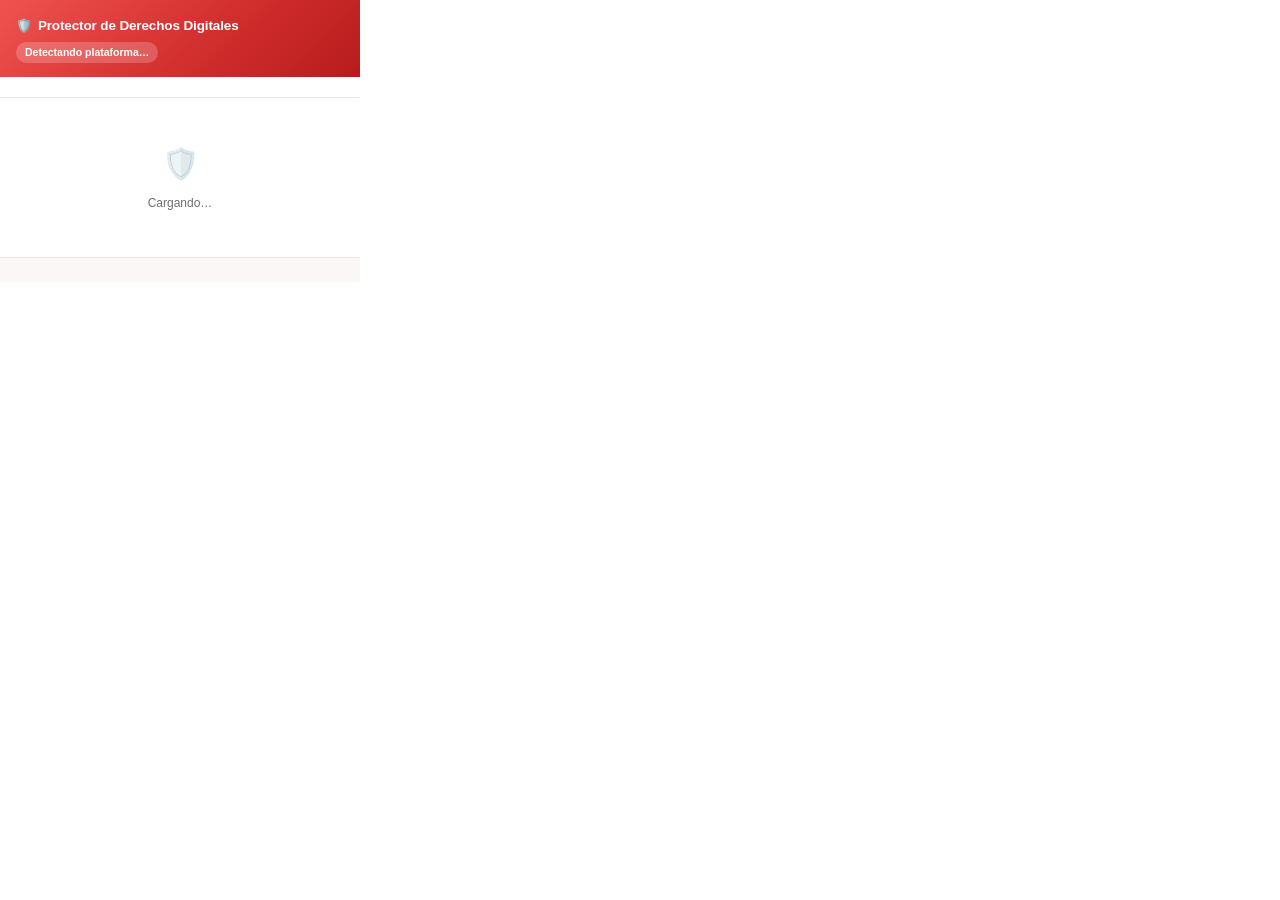
<file: popup.html>
<!DOCTYPE html>
<!--
  ============================================================================
  PROTECTOR DE DERECHOS DIGITALES · popup.html
  ----------------------------------------------------------------------------
  Es la ventana que aparece al pulsar el icono de la extension en la barra de
  Chrome. Aqui solo esta el ESQUELETO (la estructura vacia): los textos los
  rellena popup.js despues de preguntarle a content.js en que red social
  estamos. Manifest V3 prohibe el JavaScript en linea, por eso el script se
  carga con <script src="popup.js">.
  ============================================================================
-->
<html lang="es">
<head>
  <meta charset="UTF-8">
  <title>Protector de Derechos Digitales</title>
  <!-- Misma hoja de estilos que usa el widget inyectado en la pagina -->
  <link rel="stylesheet" href="styles.css">
</head>

<body class="pdd-body">
  <div class="pdd-app" id="pdd-app">

    <!-- 1. CABECERA: nombre de la extension + plataforma detectada -->
    <div class="pdd-header">
      <div class="pdd-header-txt">
        <span class="pdd-titulo">Protector de Derechos Digitales</span>
        <!-- popup.js escribe aqui "Detectado: Instagram", etc. -->
        <span class="pdd-sub" id="pdd-plataforma">Detectando plataforma…</span>
      </div>
    </div>

    <!-- 2. LOS 4 BOTONES: popup.js los crea dinamicamente dentro de este div -->
    <div class="pdd-nav" id="pdd-nav"></div>

    <!-- 3. ZONA DE RESUMEN: aqui se pintan los puntos clave al pulsar un boton -->
    <div class="pdd-contenido" id="pdd-contenido">
      <p class="pdd-vacio">Cargando…</p>
    </div>

    <!-- 4. PIE: descargo de responsabilidad -->
    <div class="pdd-footer" id="pdd-footer"></div>

  </div>

  <script src="render.js"></script>
  <script src="popup.js"></script>
</body>
</html>
</file>
<file: styles.css>
/* ==========================================================================
   PROTECTOR DE DERECHOS DIGITALES · styles.css
   --------------------------------------------------------------------------
   Un solo archivo para las DOS superficies donde vive la interfaz:

     · popup.html    -> lo carga con un <link> normal, en su propio documento.
     · content.js    -> lo pide con fetch() y lo inyecta como <style> DENTRO
                        de un shadow root cerrado (ver content.js).

   Por eso los tokens de color se declaran con el selector doble
   ":host, :root": ":root" es quien manda cuando este archivo vive en el
   documento normal del popup, y ":host" es quien manda cuando vive dentro
   del shadow root del widget (ahí ":root" no encuentra ningún <html> y no
   hace nada). El resto del archivo son clases normales — como cada
   superficie es un árbol de DOM exclusivo (documento propio o shadow root
   cerrado), no hace falta prefijar nada con un ID defensivo.

   Paleta:  rojo #d32f2f (principal, con un tono más claro para degradados)
            · blanco (fondo) · grises cálidos para el texto.
   ========================================================================== */

/* ==========================================================================
   0. TOKENS DE COLOR (tema claro y oscuro)
   ========================================================================== */
:host, :root {
  --pdd-rojo-claro: #ef5350;
  --pdd-rojo: #d32f2f;
  --pdd-rojo-oscuro: #b71c1c;
  --pdd-rojo-suave: #fdecea;
  --pdd-blanco: #ffffff;
  --pdd-fondo: #ffffff;
  --pdd-fondo-sutil: #faf7f6;
  --pdd-texto: #212121;
  --pdd-gris: #616161;
  --pdd-gris-claro: #6e6e6e;   /* antes #9e9e9e: no llegaba al contraste AA (4.5:1) exigido */
  --pdd-borde: #eee4e2;
  --pdd-scroll: #e0d5d3;
  --pdd-sombra: rgba(183, 28, 28, 0.16);   /* sombra con un toque del rojo de marca */
  --pdd-sombra-fab: rgba(183, 28, 28, 0.38);

  --pdd-riesgo-alto-bg: #fdecea;   --pdd-riesgo-alto-fg: #c62828;
  --pdd-riesgo-medio-bg: #fff4e0;  --pdd-riesgo-medio-fg: #a15c00;
  --pdd-riesgo-bajo-bg: #e8f5e9;   --pdd-riesgo-bajo-fg: #2e7d32;
}

/* El widget respeta el tema del sistema operativo/navegador incluso dentro
   del shadow root, porque prefers-color-scheme evalúa el entorno del
   usuario, no el documento en el que vive la regla. */
@media (prefers-color-scheme: dark) {
  :host, :root {
    --pdd-rojo-claro: #ff8a75;
    --pdd-rojo: #ff6f61;
    --pdd-rojo-oscuro: #ff8a80;
    --pdd-rojo-suave: #3a2422;
    --pdd-blanco: #ffffff;
    --pdd-fondo: #1e2124;
    --pdd-fondo-sutil: #26292d;
    --pdd-texto: #edeef0;
    --pdd-gris: #b7bcc2;
    --pdd-gris-claro: #9aa0a6;
    --pdd-borde: #34383d;
    --pdd-scroll: #45494e;
    --pdd-sombra: rgba(0, 0, 0, 0.45);
    --pdd-sombra-fab: rgba(255, 111, 97, 0.35);

    --pdd-riesgo-alto-bg: #3a201f;   --pdd-riesgo-alto-fg: #ff8a80;
    --pdd-riesgo-medio-bg: #3a2f16;  --pdd-riesgo-medio-fg: #ffca80;
    --pdd-riesgo-bajo-bg: #1f3d24;   --pdd-riesgo-bajo-fg: #81c995;
  }
}

/* ==========================================================================
   1. LÍNEA BASE
   --------------------------------------------------------------------------
   ":host { all: initial; ... }" es lo que de verdad aísla el widget: dentro
   de un shadow root cerrado, ninguna regla de Facebook/TikTok puede
   seleccionar nuestros elementos (el propio shadow DOM ya lo impide), pero
   las PROPIEDADES HEREDABLES (fuente, color, interlineado) sí atraviesan el
   límite del shadow tree desde el elemento host hacia adentro. "all:
   initial" corta esa herencia de un solo golpe y volvemos a fijar aquí nada
   más lo que sí queremos heredar.
   ========================================================================== */
:host {
  all: initial;
  box-sizing: border-box;
  display: block;
  font-family: -apple-system, BlinkMacSystemFont, "Segoe UI", Roboto, Helvetica, Arial, sans-serif;
  font-size: 13px;
  line-height: 1.45;
  color: var(--pdd-texto);
}
:host *, :host *::before, :host *::after { box-sizing: border-box; }

/* ":host" no existe fuera de un shadow tree, así que el popup (que vive en
   su propio documento normal, no en un shadow root) necesita su propia
   línea base con las mismas cifras. No usamos "all: initial" aquí: el
   popup no tiene ninguna página ajena de la que defenderse, y resetear
   TODO en <body> se llevaría por delante su display:block. */
body {
  box-sizing: border-box;
  font-family: -apple-system, BlinkMacSystemFont, "Segoe UI", Roboto, Helvetica, Arial, sans-serif;
  font-size: 13px;
  line-height: 1.45;
  color: var(--pdd-texto);
}
body *, body *::before, body *::after { box-sizing: border-box; }

/* Reset ligero SOLO para quitar el estilo por defecto del navegador en
   botones y listas — popup.html no comparte documento con ninguna página
   ajena, así que no necesita defenderse de nada, solo verse consistente. */
button {
  font: inherit;
  color: inherit;
  background: none;
  border: 0;
  margin: 0;
  padding: 0;
  cursor: pointer;
  text-align: inherit;
}
ul { list-style: none; margin: 0; padding: 0; }
a { cursor: pointer; text-decoration: none; }
h1, h2, h3, p { margin: 0; }

/* Foco visible para quien navega con teclado — el reset de arriba no debe
   dejar a nadie sin indicador de foco (por eso NO usamos outline:0 aquí). */
button:focus-visible,
a:focus-visible {
  outline: 2px solid var(--pdd-rojo-oscuro);
  outline-offset: 2px;
  border-radius: 4px;
}

/* Quien prefiere menos movimiento no debería notar ninguna de las
   animaciones nuevas de este archivo: las neutralizamos todas de un golpe
   en vez de acordarnos de excluir cada @keyframes una por una. */
@media (prefers-reduced-motion: reduce) {
  *, *::before, *::after {
    animation-duration: 0.001ms !important;
    animation-iteration-count: 1 !important;
    transition-duration: 0.001ms !important;
  }
}

/* ==========================================================================
   2. CONTENEDORES
   ========================================================================== */

/* --- 2a. El popup de la barra de Chrome --------------------------------- */
.pdd-body {
  width: 360px;                 /* ancho fijo: un popup pequeño y contenido */
  margin: 0;
  background: var(--pdd-fondo);
}

.pdd-app {
  display: flex;
  flex-direction: column;
  background: var(--pdd-fondo);
  overflow: hidden;             /* para que las esquinas redondeadas del header se vean limpias */
}

/* --- 2b. El widget flotante (host del shadow root) ---------------------- */
/* Estas reglas solo hacen algo cuando este archivo vive DENTRO del shadow
   root del widget: ":host" no existe fuera de un shadow tree, así que en
   el popup son simplemente inertes. */
:host {
  position: fixed;
  left: 18px;
  bottom: 18px;
  z-index: 2147483647;          /* máximo de 32 bits: gana cualquier guerra de capas */
  display: flex;
  flex-direction: column;
  align-items: flex-start;      /* esquina inferior IZQUIERDA: la derecha suele */
  gap: 12px;                    /* estar ocupada por el chat nativo de la plataforma */
}

@keyframes pdd-fab-entrada {
  from { transform: scale(0.4) rotate(-20deg); opacity: 0; }
  to   { transform: scale(1) rotate(0deg); opacity: 1; }
}

/* Burbuja: el ancla visual del widget. Un solo "pop" suave al aparecer
   (no un bucle: eso sería justo lo invasivo que la burbuja evita ser). */
.pdd-fab {
  width: 48px;
  height: 48px;
  border-radius: 50%;
  background: linear-gradient(135deg, var(--pdd-rojo-claro), var(--pdd-rojo-oscuro));
  color: var(--pdd-blanco);
  font-size: 22px;
  line-height: 48px;
  text-align: center;
  cursor: pointer;
  box-shadow: 0 6px 16px var(--pdd-sombra-fab);
  transition: transform 0.2s cubic-bezier(0.34, 1.56, 0.64, 1), box-shadow 0.2s ease;
  animation: pdd-fab-entrada 0.45s cubic-bezier(0.34, 1.56, 0.64, 1) both;
}
.pdd-fab:hover {
  transform: scale(1.08) rotate(-4deg);
  box-shadow: 0 8px 20px var(--pdd-sombra-fab);
}
.pdd-fab:active { transform: scale(0.97); }

/* Panel flotante: mismo diseño que el popup, un poco más estrecho */
.pdd-panel {
  width: 320px;
  max-height: 65vh;
  display: flex;
  flex-direction: column;
  overflow: hidden;
  background: var(--pdd-fondo);
  border-radius: 18px;
  box-shadow: 0 1px 2px rgba(0, 0, 0, 0.06), 0 16px 40px var(--pdd-sombra);
  transition: opacity 0.2s ease, transform 0.28s cubic-bezier(0.34, 1.56, 0.64, 1);
  transform-origin: bottom left;
}

/* Estado plegado: solo se ve la burbuja. La clase vive en el HOST (fuera
   del shadow root), por eso se selecciona con :host(.pdd-cerrado) en vez
   de un descendiente normal. */
:host(.pdd-cerrado) .pdd-panel {
  opacity: 0;
  visibility: hidden;
  transform: translateY(8px) scale(0.92);
  pointer-events: none;
}

/* ==========================================================================
   3. CABECERA
   ========================================================================== */
.pdd-header {
  display: flex;
  align-items: flex-start;
  justify-content: space-between;
  gap: 8px;
  padding: 16px 16px 14px;
  background: linear-gradient(135deg, var(--pdd-rojo-claro), var(--pdd-rojo) 55%, var(--pdd-rojo-oscuro));
}

.pdd-header-txt {
  display: flex;
  flex-direction: column;
  align-items: flex-start;
  gap: 6px;
  min-width: 0;                 /* permite que el texto largo se recorte */
}

.pdd-titulo {
  display: flex;
  align-items: center;
  gap: 6px;
  font-size: 13.5px;
  font-weight: 800;
  letter-spacing: -0.01em;
  color: var(--pdd-blanco);
}
.pdd-titulo::before {
  content: "\1F6E1\FE0F";       /* el mismo escudo de la burbuja, para reforzar la marca */
  font-size: 13px;
  line-height: 1;
}

.pdd-sub {
  display: inline-flex;
  align-items: center;
  max-width: 100%;
  padding: 3px 9px;
  border-radius: 20px;
  background: rgba(255, 255, 255, 0.2);
  font-size: 10.5px;
  font-weight: 600;
  color: var(--pdd-blanco);
  white-space: nowrap;
  overflow: hidden;
  text-overflow: ellipsis;
}

/* Botón "x" para ocultar el widget (solo existe en la versión inyectada) */
.pdd-cerrar {
  flex: 0 0 auto;
  width: 24px;
  height: 24px;
  border-radius: 50%;
  font-size: 16px;
  line-height: 22px;
  text-align: center;
  color: var(--pdd-blanco);
  cursor: pointer;
  opacity: 0.85;
  transition: opacity 0.15s ease, background 0.15s ease, transform 0.15s ease;
}
.pdd-cerrar:hover { opacity: 1; background: rgba(255, 255, 255, 0.22); transform: rotate(90deg); }
.pdd-cerrar:focus-visible { outline-color: var(--pdd-blanco); }

/* ==========================================================================
   4. LOS 4 BOTONES
   ========================================================================== */
.pdd-nav {
  display: grid;
  grid-template-columns: repeat(4, 1fr);
  gap: 6px;
  padding: 10px;
  background: var(--pdd-fondo);
  border-bottom: 1px solid var(--pdd-borde);
}

.pdd-btn {
  display: flex;
  flex-direction: column;
  align-items: center;
  justify-content: center;
  gap: 6px;
  padding: 8px 2px 9px;
  border-radius: 14px;
  background: transparent;
  cursor: pointer;
  transition: background 0.15s ease, transform 0.15s ease;
}
.pdd-btn:hover { background: var(--pdd-fondo-sutil); transform: translateY(-1px); }
.pdd-btn:active { transform: translateY(0); }

.pdd-btn-icono {
  display: flex;
  align-items: center;
  justify-content: center;
  width: 32px;
  height: 32px;
  border-radius: 10px;
  background: var(--pdd-fondo-sutil);
  font-size: 16px;
  line-height: 1;
  transition: background 0.15s ease, transform 0.15s ease;
}

.pdd-btn-txt {
  display: block;
  font-size: 10px;
  font-weight: 700;
  color: var(--pdd-gris);
  text-align: center;
}

/* Botón seleccionado: el icono pasa a llevar el degradado de marca */
.pdd-btn.pdd-activo { background: var(--pdd-rojo-suave); }
.pdd-btn.pdd-activo .pdd-btn-icono {
  background: linear-gradient(135deg, var(--pdd-rojo-claro), var(--pdd-rojo-oscuro));
  transform: scale(1.05);
}
.pdd-btn.pdd-activo .pdd-btn-txt { color: var(--pdd-rojo); }

/* ==========================================================================
   5. ZONA DE RESUMEN
   ========================================================================== */
.pdd-contenido {
  padding: 16px;
  max-height: 320px;
  overflow-y: auto;
  background: var(--pdd-fondo);
}
/* Dentro del widget (siempre tiene .pdd-panel como ancestro) el alto lo
   manda el panel, no un límite propio; en el popup no existe .pdd-panel,
   así que esta regla nunca aplica ahí y se queda con el max-height de arriba. */
.pdd-panel .pdd-contenido {
  max-height: none;
  flex: 1 1 auto;
}

@keyframes pdd-entra {
  from { opacity: 0; transform: translateY(6px); }
  to   { opacity: 1; transform: translateY(0); }
}

.pdd-seccion-head {
  display: flex;
  align-items: center;
  justify-content: space-between;
  gap: 8px;
  margin-bottom: 12px;
  animation: pdd-entra 0.25s ease both;
}

.pdd-seccion-titulo-box {
  display: flex;
  align-items: center;
  gap: 8px;
  min-width: 0;
}

.pdd-seccion-icono {
  flex: 0 0 auto;
  display: flex;
  align-items: center;
  justify-content: center;
  width: 26px;
  height: 26px;
  border-radius: 8px;
  background: var(--pdd-rojo-suave);
  font-size: 13px;
}

.pdd-h2 {
  font-size: 12px;
  font-weight: 800;
  text-transform: uppercase;
  letter-spacing: 0.4px;
  color: var(--pdd-rojo);
}

/* Semáforo de riesgo: verde/ámbar/rojo, siempre con texto (no solo color)
   para que también lo entienda quien no distingue esos tonos. El punto de
   antes del texto toma su color de "currentColor", así que no necesita
   ninguna variable extra: siempre coincide con el texto de su propia
   variante. */
.pdd-riesgo {
  flex: 0 0 auto;
  display: inline-flex;
  align-items: center;
  gap: 5px;
  font-size: 9.5px;
  font-weight: 700;
  text-transform: uppercase;
  letter-spacing: 0.3px;
  padding: 4px 9px;
  border-radius: 20px;
  white-space: nowrap;
}
.pdd-riesgo::before {
  content: "";
  width: 6px;
  height: 6px;
  border-radius: 50%;
  background: currentColor;
}
.pdd-riesgo--alto  { background: var(--pdd-riesgo-alto-bg);  color: var(--pdd-riesgo-alto-fg); }
.pdd-riesgo--medio { background: var(--pdd-riesgo-medio-bg); color: var(--pdd-riesgo-medio-fg); }
.pdd-riesgo--bajo  { background: var(--pdd-riesgo-bajo-bg);  color: var(--pdd-riesgo-bajo-fg); }

.pdd-lista {
  display: flex;
  flex-direction: column;
  gap: 2px;
  animation: pdd-entra 0.3s ease both;
  animation-delay: 0.04s;
}

/* Cada punto clave lleva una barrita roja a la izquierda y se resalta
   suavemente al pasar el cursor, para que la lista se sienta interactiva
   aunque no lo sea. */
.pdd-punto {
  position: relative;
  padding: 8px 8px 8px 16px;
  margin-left: -8px;
  border-radius: 10px;
  font-size: 12.5px;
  color: var(--pdd-texto);
  transition: background 0.15s ease;
}
.pdd-punto:hover { background: var(--pdd-fondo-sutil); }
.pdd-punto::before {
  content: "";
  position: absolute;
  left: 4px;
  top: 10px;
  bottom: 10px;
  width: 3px;
  border-radius: 2px;
  background: linear-gradient(var(--pdd-rojo-claro), var(--pdd-rojo));
  opacity: 0.65;
}

/* Enlaces de acción: documento oficial y "reportar un error", como
   pastillas pequeñas en vez de texto suelto — invitan más al clic. */
.pdd-acciones {
  display: flex;
  flex-wrap: wrap;
  align-items: center;
  gap: 8px;
  margin-top: 14px;
  animation: pdd-entra 0.35s ease both;
  animation-delay: 0.08s;
}
.pdd-fuente, .pdd-reportar {
  display: inline-flex;
  align-items: center;
  padding: 7px 12px;
  border-radius: 20px;
  font-size: 11px;
  font-weight: 700;
  transition: background 0.15s ease, color 0.15s ease, transform 0.15s ease;
}
.pdd-fuente {
  background: var(--pdd-rojo-suave);
  color: var(--pdd-rojo);
}
.pdd-fuente:hover { background: var(--pdd-rojo); color: var(--pdd-blanco); transform: translateY(-1px); }

.pdd-reportar {
  background: var(--pdd-fondo-sutil);
  color: var(--pdd-gris);
  font-weight: 600;
}
.pdd-reportar:hover { background: var(--pdd-borde); color: var(--pdd-texto); transform: translateY(-1px); }

/* Mensaje cuando no hay ninguna sección elegida */
.pdd-vacio {
  font-size: 12px;
  color: var(--pdd-gris-claro);
  text-align: center;
  padding: 28px 12px;
}
.pdd-vacio::before {
  content: "\1F6E1\FE0F";
  display: block;
  font-size: 30px;
  margin-bottom: 10px;
  opacity: 0.35;
}

/* ==========================================================================
   6. PIE / DESCARGO
   ========================================================================== */
.pdd-footer {
  padding: 11px 16px 13px;
  border-top: 1px solid var(--pdd-borde);
  background: var(--pdd-fondo-sutil);
  display: flex;
  flex-direction: column;
  gap: 4px;
}
.pdd-verificado {
  display: flex;
  align-items: center;
  gap: 5px;
  font-size: 10px;
  font-weight: 700;
  color: var(--pdd-gris);
}
.pdd-verificado::before {
  content: "\2713";
  display: inline-flex;
  align-items: center;
  justify-content: center;
  width: 13px;
  height: 13px;
  border-radius: 50%;
  background: var(--pdd-riesgo-bajo-bg);
  color: var(--pdd-riesgo-bajo-fg);
  font-size: 8px;
  font-weight: 900;
}
.pdd-descargo {
  font-size: 11px;              /* antes 9.5px: demasiado pequeño para texto legal */
  line-height: 1.45;
  color: var(--pdd-gris-claro);
}

/* ==========================================================================
   7. BARRA DE SCROLL DISCRETA
   ========================================================================== */
.pdd-contenido::-webkit-scrollbar { width: 6px; }
.pdd-contenido::-webkit-scrollbar-thumb { background: var(--pdd-scroll); border-radius: 3px; }
.pdd-contenido::-webkit-scrollbar-thumb:hover { background: var(--pdd-gris-claro); }
</file>
